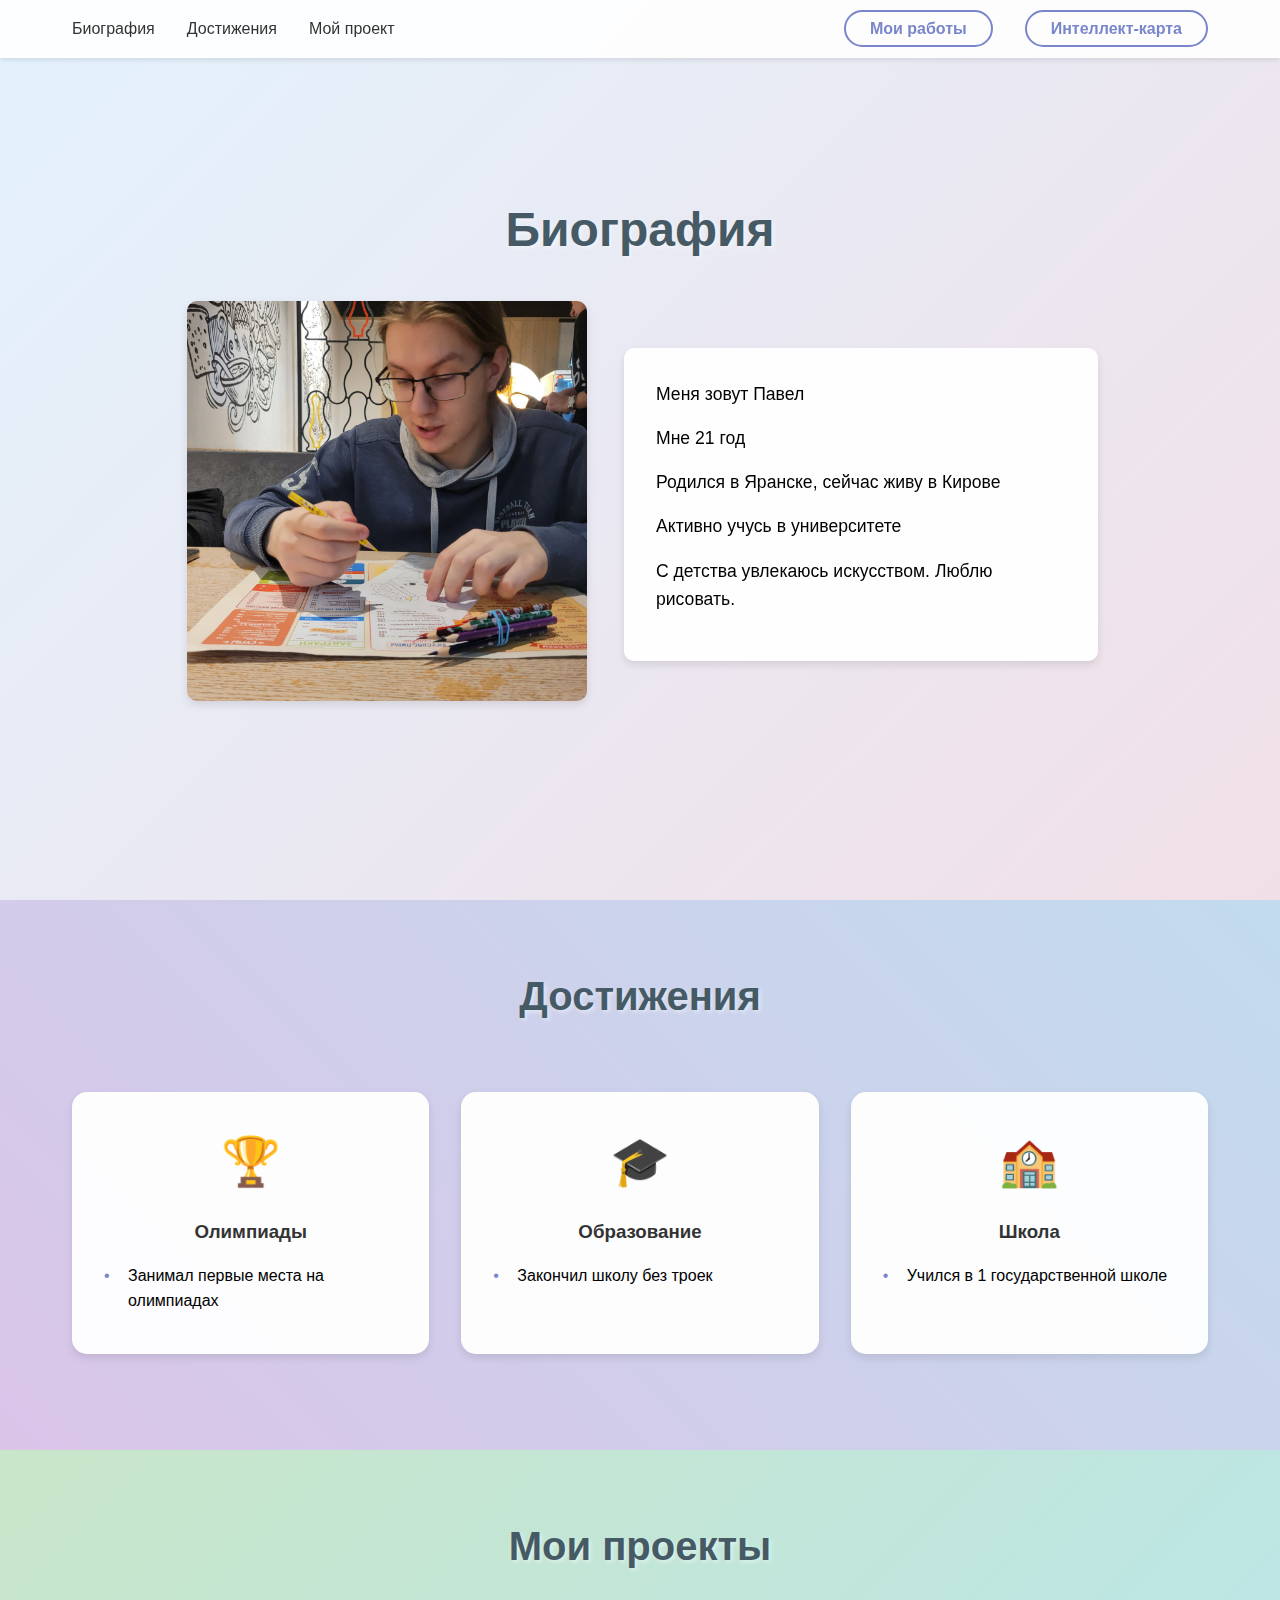
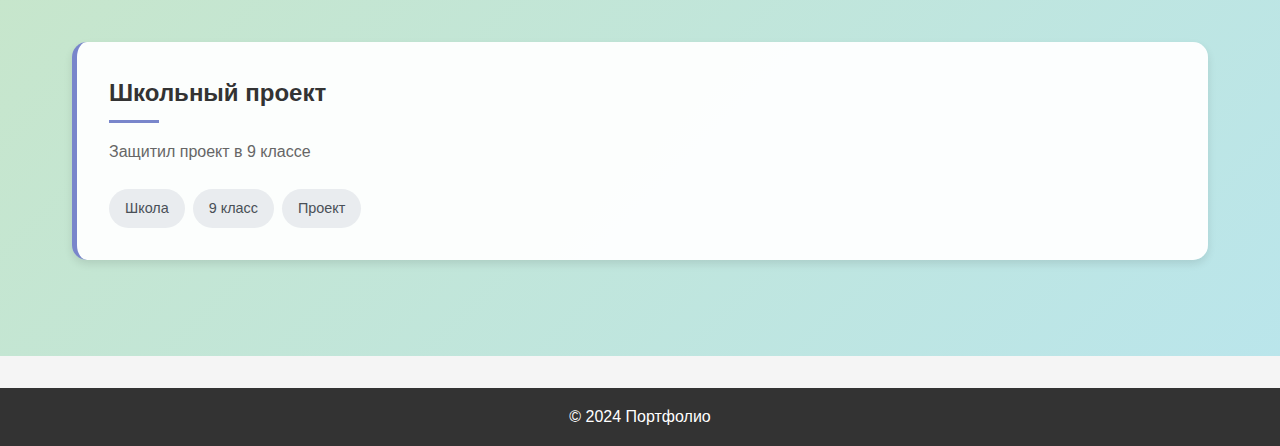
<file: index.html>
<!DOCTYPE html>
<html lang="ru">
<head>
    <meta charset="UTF-8">
    <meta name="viewport" content="width=device-width, initial-scale=1.0">
    <title>Портфолио</title>
    <link rel="stylesheet" href="styles.css">
</head>
<body>
    <header>
        <nav>
            <ul class="nav-left">
                <li><a href="#biography">Биография</a></li>
                <li><a href="#achievements">Достижения</a></li>
                <li><a href="#project">Мой проект</a></li>
            </ul>
            <ul class="nav-right">
                <li><a href="work.html" class="works-link">Мои работы</a></li>
                <li><a href="https://web.mindonmap.com/view/d01572c4b408287c" class="works-link" target="_blank">Интеллект-карта</a></li>
            </ul>
        </nav>
    </header>

    <main>
        <section id="biography" class="hero">
            <h1>Биография</h1>
            <div class="bio-content">
                <div class="bio-image">
                    <img src="materials/photo_2025-02-02_17-01-01.jpg" alt="Фото профиля">
                </div>
                <div class="bio-text">
                    <ul>
                        <li>Меня зовут Павел</li>
                        <li>Мне 21 год</li>
                        <li>Родился в Яранске, сейчас живу в Кирове</li>
                        <li>Активно учусь в университете</li>
                        <li>С детства увлекаюсь искусством. Люблю рисовать.</li>
                    </ul>
                </div>
            </div>
        </section>

        <section id="achievements" class="achievements-section">
            <h2>Достижения</h2>
            <div class="achievements-container">
                <div class="achievement-card">
                    <div class="achievement-icon">🏆</div>
                    <h3>Олимпиады</h3>
                    <ul>
                        <li>Занимал первые места на олимпиадах</li>
                    </ul>
                </div>
                
                <div class="achievement-card">
                    <div class="achievement-icon">🎓</div>
                    <h3>Образование</h3>
                    <ul>
                        <li>Закончил школу без троек</li>
                    </ul>
                </div>

                <div class="achievement-card">
                    <div class="achievement-icon">🏫</div>
                    <h3>Школа</h3>
                    <ul>
                        <li>Учился в 1 государственной школе</li>
                    </ul>
                </div>
            </div>
        </section>

        <section id="project" class="project-section">
            <h2>Мои проекты</h2>
            <div class="projects-container">
                <div class="project-card">
                    <div class="project-info">
                        <h3>Школьный проект</h3>
                        <p>Защитил проект в 9 классе</p>
                        <div class="project-tags">
                            <span>Школа</span>
                            <span>9 класс</span>
                            <span>Проект</span>
                        </div>
                    </div>
                </div>
            </div>
        </section>
    </main>

    <footer>
        <p>&copy; 2024 Портфолио</p>
    </footer>
</body>
</html>
</file>
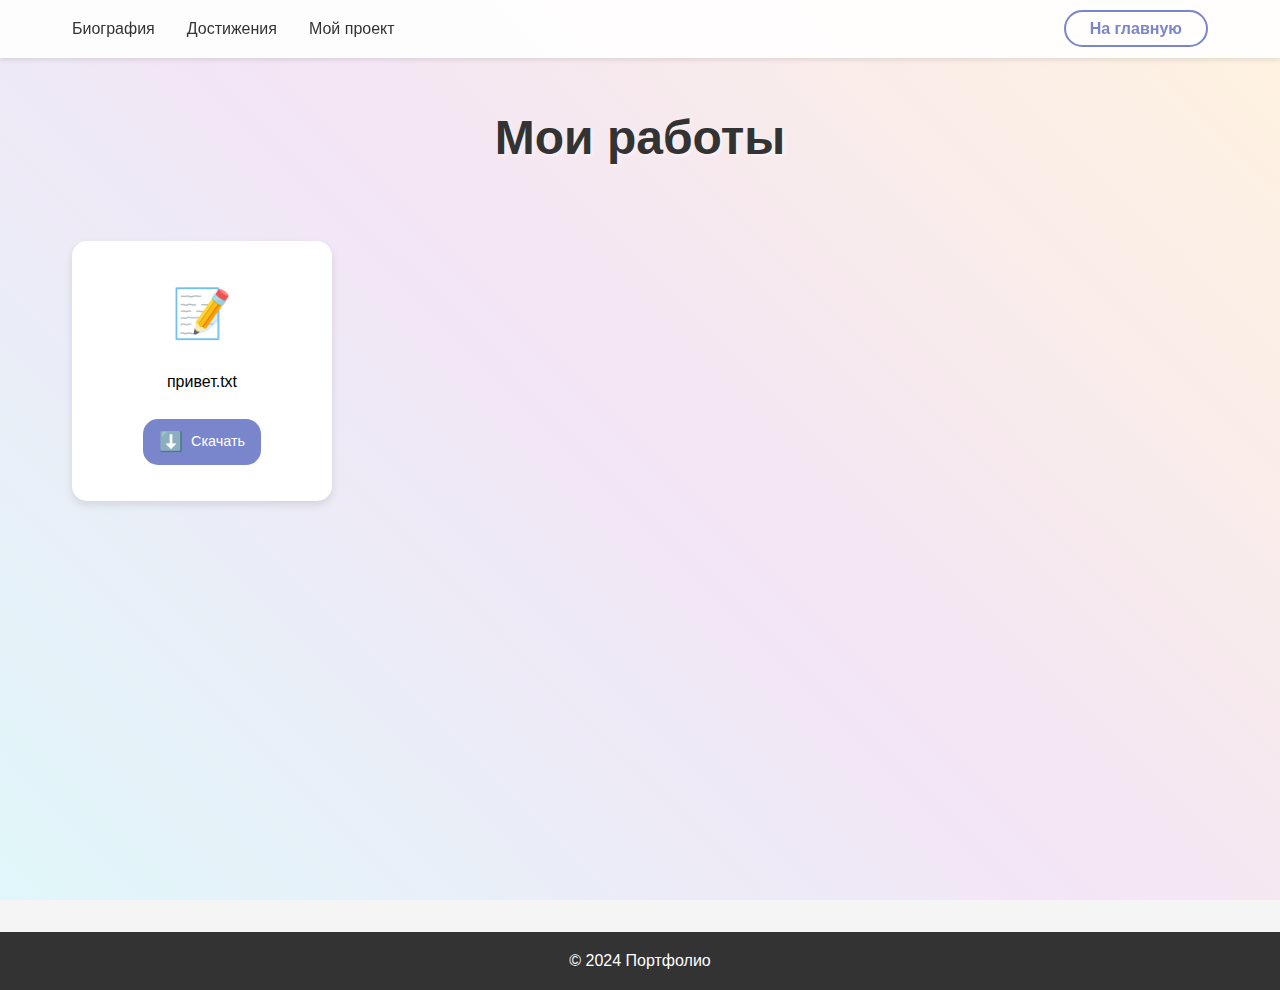
<file: work.html>
<!DOCTYPE html>
<html lang="ru">
<head>
    <meta charset="UTF-8">
    <meta name="viewport" content="width=device-width, initial-scale=1.0">
    <title>Мои работы - Портфолио</title>
    <link rel="stylesheet" href="styles.css">
    <style>
        .work-item {
            position: relative;
            border-radius: 15px;
            overflow: hidden;
            aspect-ratio: 1;
            box-shadow: 0 4px 8px rgba(0,0,0,0.1);
            transition: transform 0.3s;
            background: white;
            display: flex;
            flex-direction: column;
            justify-content: center;
            align-items: center;
        }

        .work-item img {
            width: 100%;
            height: 100%;
            object-fit: cover;
        }

        .work-item.file {
            padding: 1rem;
            text-align: center;
        }

        .file-icon {
            font-size: 3rem;
            margin-bottom: 1rem;
        }

        .file-name {
            font-size: 1rem;
            margin-bottom: 1rem;
            word-break: break-word;
        }

        .works-grid {
            display: grid;
            grid-template-columns: repeat(auto-fill, minmax(250px, 1fr));
            gap: 2rem;
            max-width: 1200px;
            margin: 2rem auto;
            padding: 2rem;
        }

        .works-section {
            padding-top: 100px;
            background: linear-gradient(45deg, #E0F7FA, #F3E5F5, #FFF3E0);
            min-height: 100vh;
        }

        h1 {
            text-align: center;
            color: #333;
            margin-bottom: 2rem;
        }

        .download-button {
            background: #7986CB;
            color: white;
            padding: 0.5rem 1rem;
            border: none;
            border-radius: 15px;
            cursor: pointer;
            text-decoration: none;
            font-size: 0.9rem;
            margin-top: 0.5rem;
            transition: background 0.3s, transform 0.2s;
            display: inline-flex;
            align-items: center;
            gap: 0.5rem;
        }

        .download-button:hover {
            background: #5C6BC0;
            transform: translateY(-2px);
        }

        .download-icon {
            font-size: 1.2rem;
        }
    </style>
</head>
<body>
    <header>
        <nav>
            <ul class="nav-left">
                <li><a href="index.html#biography">Биография</a></li>
                <li><a href="index.html#achievements">Достижения</a></li>
                <li><a href="index.html#project">Мой проект</a></li>
            </ul>
            <ul class="nav-right">
                <li><a href="index.html" class="works-link">На главную</a></li>
            </ul>
        </nav>
    </header>

    <main>
        <section class="works-section">
            <h1>Мои работы</h1>
            <div class="works-grid" id="worksGrid">
                <!-- Работы будут добавлены через JavaScript -->
            </div>
        </section>
    </main>

    <footer>
        <p>&copy; 2024 Портфолио</p>
    </footer>

    <script>
        // Функция для определения иконки файла
        function getFileIcon(fileName) {
            const ext = fileName.split('.').pop().toLowerCase();
            const icons = {
                // Изображения
                'jpg': '🖼️',
                'jpeg': '🖼️',
                'png': '🖼️',
                'gif': '🖼️',
                'bmp': '🖼️',
                // MS Office
                'doc': '📝',
                'docx': '📝',
                'xls': '📊',
                'xlsx': '📊',
                'ppt': '📽️',
                'pptx': '📽️',
                'accdb': '📋',
                'pub': '📰',
                'one': '📓',
                // Другие документы
                'pdf': '📄',
                'txt': '📝',
                // Архивы
                'zip': '📦',
                'rar': '📦',
                '7z': '📦',
                // По умолчанию
                'default': '📄'
            };
            return icons[ext] || icons['default'];
        }

        // Функция для создания карточки файла
        function createFileCard(file) {
            const workItem = document.createElement('div');
            workItem.className = 'work-item file';

            const icon = document.createElement('div');
            icon.className = 'file-icon';
            icon.textContent = getFileIcon(file.name);

            const name = document.createElement('div');
            name.className = 'file-name';
            name.textContent = file.name;

            const downloadButton = document.createElement('a');
            downloadButton.href = `data/${file.name}`; // Путь к файлу
            downloadButton.className = 'download-button';
            downloadButton.download = file.name; // Атрибут для скачивания
            downloadButton.innerHTML = '<span class="download-icon">⬇️</span> Скачать';

            workItem.appendChild(icon);
            workItem.appendChild(name);
            workItem.appendChild(downloadButton);

            return workItem;
        }

        // Функция для загрузки и отображения файлов из папки data
        async function loadFiles() {
            const worksGrid = document.getElementById('worksGrid');
            
            try {
                // Получаем список файлов из папки data
                const files = [
                    { name: 'привет.txt' }
                ];

                // Создаем карточки для каждого файла
                files.forEach(file => {
                    const card = createFileCard(file);
                    worksGrid.appendChild(card);
                });
            } catch (error) {
                console.error('Ошибка при загрузке файлов:', error);
            }
        }

        // Загружаем файлы при загрузке страницы
        window.addEventListener('load', loadFiles);
    </script>
</body>
</html>
</file>
<file: styles.css>
* {
    margin: 0;
    padding: 0;
    box-sizing: border-box;
}

body {
    font-family: 'Arial', sans-serif;
    line-height: 1.6;
    background-color: #f5f5f5;
}

header {
    background-color: rgba(255, 255, 255, 0.9);
    padding: 1rem 0;
    position: fixed;
    width: 100%;
    top: 0;
    z-index: 1000;
    box-shadow: 0 2px 5px rgba(0,0,0,0.1);
}

nav {
    max-width: 1200px;
    margin: 0 auto;
    display: flex;
    justify-content: space-between;
    align-items: center;
    padding: 0 2rem;
}

.nav-left, .nav-right {
    display: flex;
    list-style: none;
    gap: 2rem;
    margin: 0;
    padding: 0;
}

.works-link {
    color: #7986CB;
    font-weight: 600;
    padding: 0.5rem 1.5rem;
    border: 2px solid #7986CB;
    border-radius: 25px;
    transition: all 0.3s ease;
}

.works-link:hover {
    background-color: #7986CB;
    color: white;
}

nav a {
    text-decoration: none;
    color: #333;
    font-weight: 500;
    transition: color 0.3s;
}

nav a:hover {
    color: #7986CB;
}

.hero {
    background: linear-gradient(135deg, #E3F2FD, #FFCDD2, #F8BBD0);
    background-size: 400% 400%;
    animation: gradient 15s ease infinite;
    min-height: 100vh;
    display: flex;
    flex-direction: column;
    justify-content: center;
    padding: 2rem;
}

h1 {
    text-align: center;
    font-size: 3rem;
    margin-bottom: 2rem;
    color: #455A64;
    text-shadow: 2px 2px 4px rgba(255, 255, 255, 0.5);
}

.bio-content {
    display: flex;
    max-width: 1200px;
    margin: 0 auto;
    gap: 2rem;
    align-items: center;
}

.bio-image {
    flex: 1;
    text-align: center;
}

.bio-image img {
    max-width: 400px;
    border-radius: 10px;
    box-shadow: 0 4px 8px rgba(0,0,0,0.1);
}

.bio-text {
    flex: 1;
    background: rgba(255, 255, 255, 0.95);
    padding: 2rem;
    border-radius: 10px;
    box-shadow: 0 4px 8px rgba(0,0,0,0.1);
    backdrop-filter: blur(5px);
}

.bio-text ul {
    list-style: none;
}

.bio-text li {
    margin-bottom: 1rem;
    font-size: 1.1rem;
}

section {
    padding: 4rem 2rem;
}

h2 {
    text-align: center;
    font-size: 2.5rem;
    margin-bottom: 2rem;
    color: #455A64;
    text-shadow: 2px 2px 4px rgba(255, 255, 255, 0.5);
}

/* Стили для раздела достижений */
.achievements-section {
    background: linear-gradient(45deg, #E1BEE7, #B2EBF2);
    background-size: 200% 200%;
    animation: gradient 10s ease infinite;
}

.achievements-container {
    display: grid;
    grid-template-columns: repeat(auto-fit, minmax(300px, 1fr));
    gap: 2rem;
    max-width: 1200px;
    margin: 0 auto;
    padding: 2rem;
}

.achievement-card {
    background: rgba(255, 255, 255, 0.95);
    padding: 2rem;
    border-radius: 15px;
    box-shadow: 0 4px 8px rgba(0,0,0,0.1);
    transition: transform 0.3s;
}

.achievement-card:hover {
    transform: translateY(-5px);
    background: rgba(255, 255, 255, 0.85);
}

.achievement-icon {
    font-size: 3rem;
    text-align: center;
    margin-bottom: 1rem;
}

.achievement-card h3 {
    text-align: center;
    color: #333;
    margin-bottom: 1rem;
}

.achievement-card ul {
    list-style: none;
}

.achievement-card li {
    margin-bottom: 0.5rem;
    padding-left: 1.5rem;
    position: relative;
}

.achievement-card li:before {
    content: "•";
    color: #7986CB;
    position: absolute;
    left: 0;
}

/* Обновленные стили для раздела проектов */
.project-section {
    background: linear-gradient(135deg, #C8E6C9, #B3E5FC, #DCEDC8);
    background-size: 300% 300%;
    animation: gradient 12s ease infinite;
}

.projects-container {
    display: grid;
    grid-template-columns: repeat(auto-fit, minmax(300px, 1fr));
    gap: 2rem;
    max-width: 1200px;
    margin: 0 auto;
    padding: 2rem;
}

.project-card {
    background: rgba(255, 255, 255, 0.95);
    border-radius: 15px;
    box-shadow: 0 4px 8px rgba(0,0,0,0.1);
    transition: all 0.3s ease;
    border-left: 5px solid #7986CB;
    overflow: hidden;
}

.project-card:hover {
    transform: translateY(-5px);
    background: rgba(255, 255, 255, 0.85);
    box-shadow: 0 8px 16px rgba(0,0,0,0.15);
}

.project-info {
    padding: 2rem;
}

.project-info h3 {
    color: #333;
    margin-bottom: 1rem;
    font-size: 1.5rem;
    position: relative;
}

.project-info h3::after {
    content: '';
    display: block;
    width: 50px;
    height: 3px;
    background: #7986CB;
    margin-top: 0.5rem;
}

.project-info p {
    color: #666;
    margin-bottom: 1.5rem;
    line-height: 1.6;
}

.project-tags {
    display: flex;
    flex-wrap: wrap;
    gap: 0.5rem;
}

.project-tags span {
    background: #e9ecef;
    padding: 0.5rem 1rem;
    border-radius: 20px;
    font-size: 0.9rem;
    color: #495057;
    transition: all 0.3s ease;
}

.project-tags span:hover {
    background: #7986CB;
    color: white;
}

footer {
    background-color: #333;
    color: white;
    text-align: center;
    padding: 1rem;
    margin-top: 2rem;
}

@media (max-width: 768px) {
    .bio-content {
        flex-direction: column;
    }

    .bio-image img {
        max-width: 100%;
    }

    nav {
        flex-direction: column;
        padding: 1rem;
    }

    .nav-left, .nav-right {
        flex-direction: column;
        align-items: center;
        width: 100%;
        gap: 1rem;
    }

    .nav-right {
        margin-top: 1rem;
    }

    .works-link {
        width: 100%;
        text-align: center;
    }

    .achievements-container,
    .projects-container {
        grid-template-columns: 1fr;
        padding: 1rem;
    }
}

/* Добавляем новые стили в конец файла */

.works-section {
    padding-top: 100px;
    background: linear-gradient(45deg, #E0F7FA, #F3E5F5, #FFF3E0);
    background-size: 200% 200%;
    animation: gradient 8s ease infinite;
    min-height: 100vh;
}

.works-grid {
    display: grid;
    grid-template-columns: repeat(auto-fill, minmax(250px, 1fr));
    gap: 2rem;
    max-width: 1200px;
    margin: 2rem auto;
    padding: 2rem;
}

.work-item {
    position: relative;
    border-radius: 15px;
    overflow: hidden;
    aspect-ratio: 1;
    box-shadow: 0 4px 8px rgba(0,0,0,0.1);
    transition: transform 0.3s;
}

.work-item:hover {
    transform: translateY(-5px);
}

.work-item img {
    width: 100%;
    height: 100%;
    object-fit: cover;
    transition: transform 0.3s;
}

.work-item:hover img {
    transform: scale(1.05);
}

.work-overlay {
    position: absolute;
    bottom: 0;
    left: 0;
    right: 0;
    background: rgba(255, 255, 255, 0.95);
    padding: 1.5rem;
    transform: translateY(100%);
    transition: transform 0.3s;
}

.work-item:hover .work-overlay {
    transform: translateY(0);
}

.work-overlay h3 {
    color: #333;
    margin-bottom: 0.5rem;
}

.work-overlay p {
    color: #666;
    font-size: 0.9rem;
}

@media (max-width: 768px) {
    .works-grid {
        grid-template-columns: 1fr;
        padding: 1rem;
    }
}

@keyframes gradient {
    0% {
        background-position: 0% 50%;
    }
    50% {
        background-position: 100% 50%;
    }
    100% {
        background-position: 0% 50%;
    }
}
</file>
